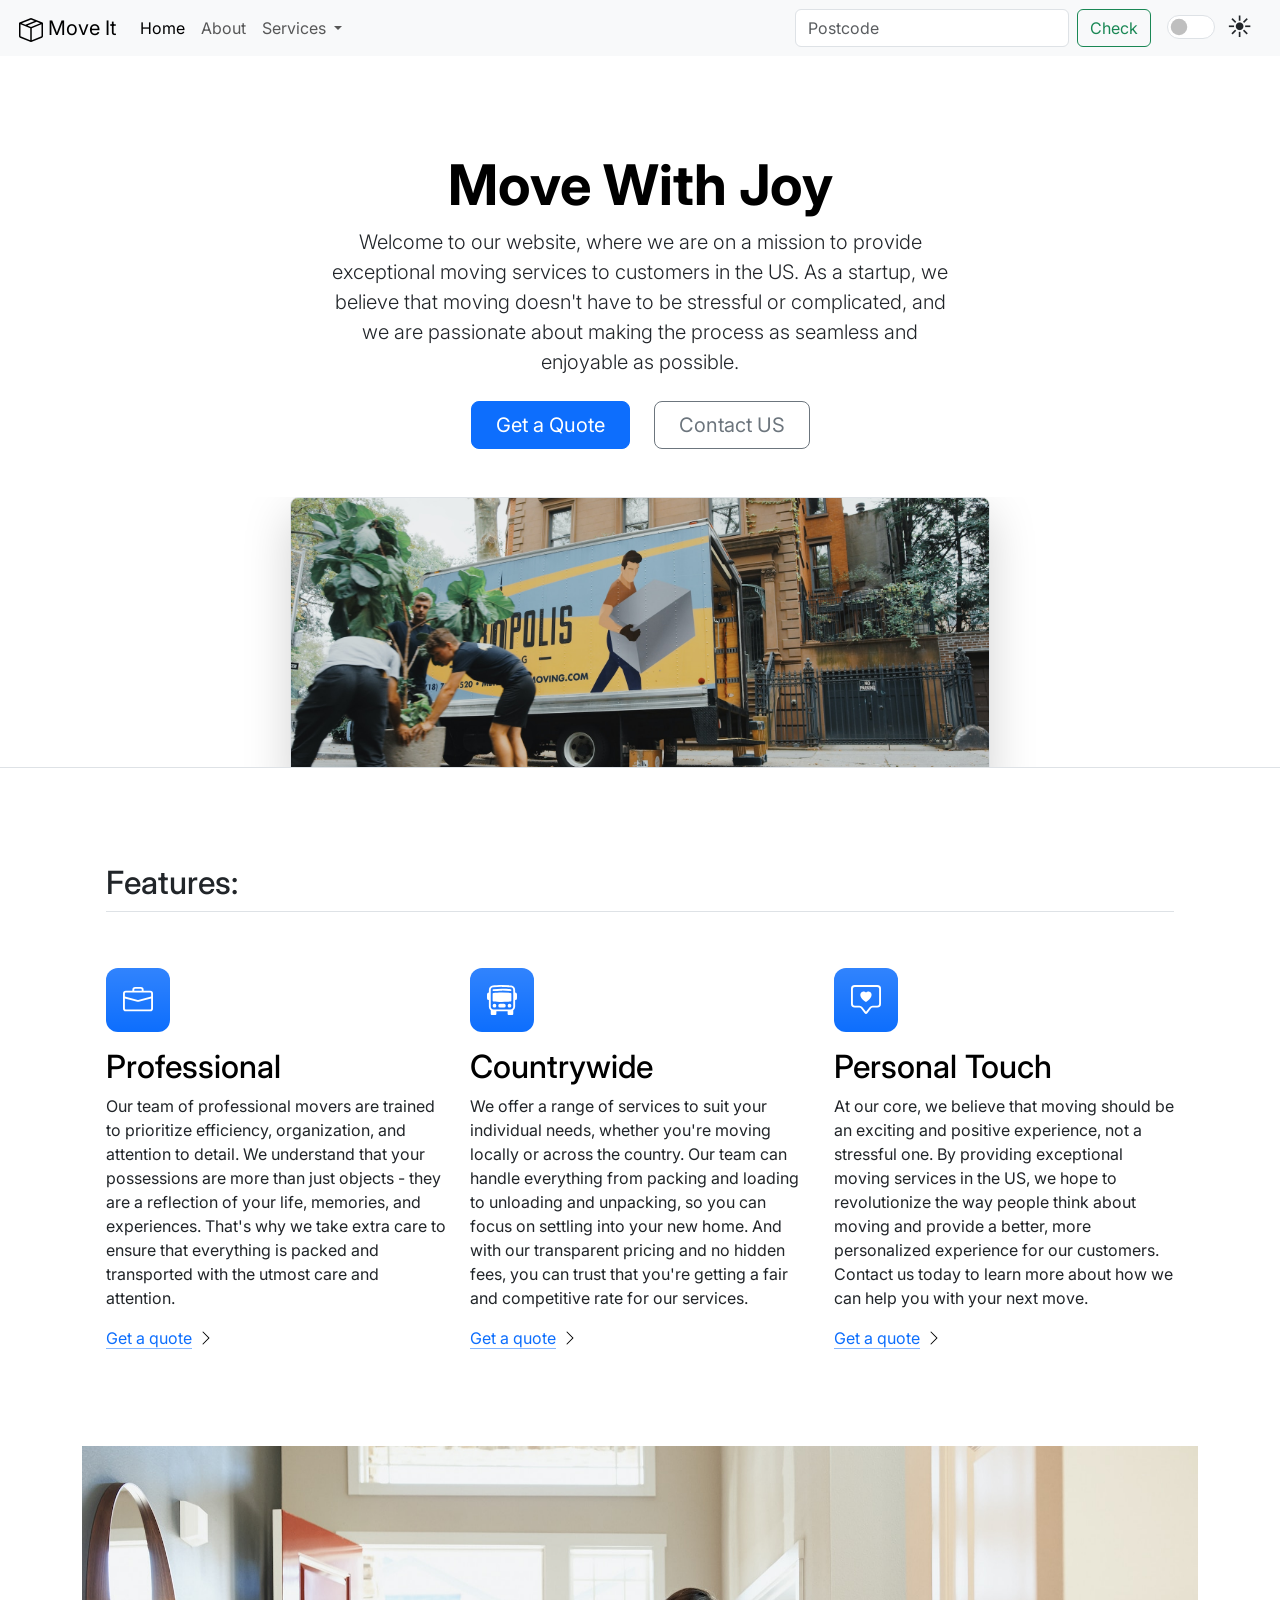
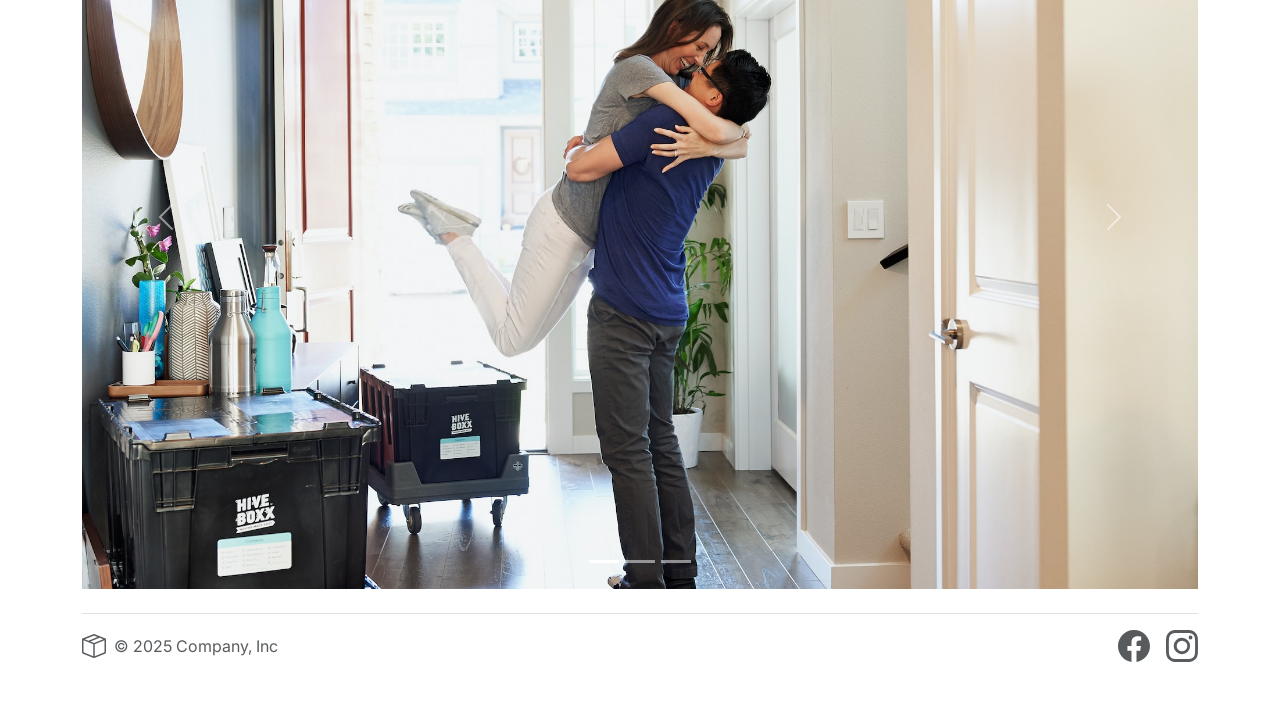
<file: BootstrapComponents/index.html>
<!DOCTYPE html>
<html lang="en">

<head>
  <meta charset="UTF-8">
  <meta name="viewport" content="width=device-width, initial-scale=1.0">
  <title>Bootstrap Components</title>
  <link href="https://cdn.jsdelivr.net/npm/bootstrap@5.3.8/dist/css/bootstrap.min.css" rel="stylesheet" integrity="sha384-sRIl4kxILFvY47J16cr9ZwB07vP4J8+LH7qKQnuqkuIAvNWLzeN8tE5YBujZqJLB" crossorigin="anonymous">
  <link rel="stylesheet" href="style.css">

  <style>
    .feature-icon{
      width: 4rem;
      height: 4rem;
      border-radius: 0.75rem;
    }

    .carousel {

    }
  </style>
</head>

<body>
  <nav class="navbar navbar-expand-lg bg-body-tertiary">
    <div class="container-fluid">

      <a class="navbar-brand" href="#" style="padding-left: 7px">
        <svg xmlns="http://www.w3.org/2000/svg" width="24" height="24" fill="currentColor" class="bi bi-box-seam" viewBox="0 0 16 16">
          <path d="M8.186 1.113a.5.5 0 0 0-.372 0L1.846 3.5l2.404.961L10.404 2zm3.564 1.426L5.596 5 8 5.961 14.154 3.5zm3.25 1.7-6.5 2.6v7.922l6.5-2.6V4.24zM7.5 14.762V6.838L1 4.239v7.923zM7.443.184a1.5 1.5 0 0 1 1.114 0l7.129 2.852A.5.5 0 0 1 16 3.5v8.662a1 1 0 0 1-.629.928l-7.185 2.874a.5.5 0 0 1-.372 0L.63 13.09a1 1 0 0 1-.63-.928V3.5a.5.5 0 0 1 .314-.464z"/>
        </svg>
        Move It</a>
      <button class="navbar-toggler" type="button" data-bs-toggle="collapse" data-bs-target="#navbarSupportedContent" aria-controls="navbarSupportedContent" aria-expanded="false" aria-label="Toggle navigation">
        <span class="navbar-toggler-icon"></span>
      </button>
      <div class="collapse navbar-collapse" id="navbarSupportedContent">
        <ul class="navbar-nav me-auto mb-2 mb-lg-0">
          <li class="nav-item">
            <a class="nav-link active" aria-current="page" href="#">Home</a>
          </li>
          <li class="nav-item">
            <a class="nav-link" href="#">About</a>
          </li>
          <li class="nav-item dropdown">
            <a class="nav-link dropdown-toggle" href="#" role="button" data-bs-toggle="dropdown" aria-expanded="false">
              Services
            </a>
            <ul class="dropdown-menu">
              <li><a class="dropdown-item" href="#">Rent a vehicle</a></li>
              <li><a class="dropdown-item" href="#">Rent a service</a></li>
              <li><hr class="dropdown-divider"></li>
              <li><a class="dropdown-item" href="#">Our features</a></li>
            </ul>
          </li>

        </ul>
        <form class="d-flex" role="search">
          <input class="form-control me-2" type="search" placeholder="Postcode" aria-label="Search"/>
          <button class="btn btn-outline-success" type="submit">Check</button>
        </form>
          <div class="form-check form-switch fs-4 mx-lg-3">
              <input class="form-check-input " type="checkbox" value="" id="checkNativeSwitch"  role="switch" style="cursor: pointer">
              <label class="form-check-label" for="checkNativeSwitch" id="themeIcon" style="cursor: pointer">
                  ☀️
              </label>
          </div>
      </div>
    </div>
  </nav>
  <div class="px-4 pt-5 my-5 text-center border-bottom">
    <h1 class="display-4 fw-bold text-body-emphasis">Move With Joy</h1>
    <div class="col-lg-6 mx-auto">
      <p class="lead mb-4">Welcome to our website, where we are on a mission to
        provide exceptional moving services to customers in the US. As a startup,
        we believe that moving doesn't have to be stressful or complicated,
        and we are passionate about making the process as seamless and enjoyable as possible.
      </p>
      <div class="d-grid gap-2 d-sm-flex justify-content-sm-center mb-5">
        <button type="button" class="btn btn-primary btn-lg px-4 me-sm-3">Get a Quote</button>
        <button type="button" class="btn btn-outline-secondary btn-lg px-4">Contact US</button>
      </div>
    </div>
    <div class="overflow-hidden" style="max-height: 30vh;">
      <div class="container px-5">
        <img src="moving-van.jpg" class="img-fluid border rounded-3 shadow-lg mb-4" alt="Example image" width="700" height="500" loading="lazy">
      </div>
    </div>
  </div>


  <div class="container">
    <div class="container px-4 py-5" id="featured-3"> <h2 class="pb-2 border-bottom">Features:</h2>
      <div class="row g-4 py-5 row-cols-1 row-cols-lg-3"> <div class="feature col"> <div class="feature-icon d-inline-flex align-items-center justify-content-center text-bg-primary bg-gradient fs-2 mb-3"><img src="briefcase.svg" alt="Briefcase" height="30"> </div> <h3 class="fs-2 text-body-emphasis">Professional</h3> <p>Our team of professional movers are trained to prioritize efficiency, organization, and attention to detail. We understand that your possessions are more than just objects - they are a reflection of your life, memories, and experiences. That's why we take extra care to ensure that everything is packed and transported with the utmost care and attention.</p> <a href="#" class="icon-link">
      Get a quote <img src="chevron-right.svg" alt="right-arrow">
      </a> </div> <div class="feature col"> <div class="feature-icon d-inline-flex align-items-center justify-content-center text-bg-primary bg-gradient fs-2 mb-3"> <img src="bus-front.svg" alt="bus icon" height="30"> </div> <h3 class="fs-2 text-body-emphasis">Countrywide</h3> <p>We offer a range of services to suit your individual needs, whether you're moving locally or across the country. Our team can handle everything from packing and loading to unloading and unpacking, so you can focus on settling into your new home. And with our transparent pricing and no hidden fees, you can trust that you're getting a fair and competitive rate for our services.</p> <a href="#" class="icon-link">
      Get a quote <img src="chevron-right.svg" alt="right-arrow">
     </a> </div> <div class="feature col"> <div class="feature-icon d-inline-flex align-items-center justify-content-center text-bg-primary bg-gradient fs-2 mb-3"> <img src="chat-square-heart.svg" alt="heart touching icon" height="30" > </div> <h3 class="fs-2 text-body-emphasis">Personal Touch</h3> <p>At our core, we believe that moving should be an exciting and positive experience, not a stressful one. By providing exceptional moving services in the US, we hope to revolutionize the way people think about moving and provide a better, more personalized experience for our customers. Contact us today to learn more about how we can help you with your next move.</p> <a href="#" class="icon-link">
      Get a quote <img src="chevron-right.svg" alt="right-arrow">
      </a> </div>
      </div> </div>

    <div id="carouselExampleIndicators" class="carousel slide">
      <div class="carousel-indicators">
        <button type="button" data-bs-target="#carouselExampleIndicators" data-bs-slide-to="0" class="active" aria-current="true" aria-label="Slide 1"></button>
        <button type="button" data-bs-target="#carouselExampleIndicators" data-bs-slide-to="1" aria-label="Slide 2"></button>
        <button type="button" data-bs-target="#carouselExampleIndicators" data-bs-slide-to="2" aria-label="Slide 3"></button>
      </div>
      <div class="carousel-inner">
        <div class="carousel-item active">
          <img src="couple.jpg" class="d-block w-100" alt="couple celebrating photo after moving">
        </div>
        <div class="carousel-item">
          <img src="dog.jpg" class="d-block w-100" alt="a dog photo after moving to a new place">
        </div>
        <div class="carousel-item">
          <img src="family.jpg" class="d-block w-100" alt="family photo after moving to a different plcae">
        </div>
      </div>
      <button class="carousel-control-prev" type="button" data-bs-target="#carouselExampleIndicators" data-bs-slide="prev">
        <span class="carousel-control-prev-icon" aria-hidden="true"></span>
        <span class="visually-hidden">Previous</span>
      </button>
      <button class="carousel-control-next" type="button" data-bs-target="#carouselExampleIndicators" data-bs-slide="next">
        <span class="carousel-control-next-icon" aria-hidden="true"></span>
        <span class="visually-hidden">Next</span>
      </button>
    </div>
  </div>


  <div class="container">
      <footer class="d-flex flex-wrap justify-content-between align-items-center py-3 my-4 border-top">
          <div class="col-md-4 d-flex align-items-center"><a href="/"
                                                             class="mb-3 me-2 mb-md-0 text-body-secondary text-decoration-none lh-1"
                                                             aria-label="Bootstrap">
              <svg xmlns="http://www.w3.org/2000/svg" width="24" height="24" fill="currentColor" class="bi bi-box-seam" viewBox="0 0 16 16">
                  <path d="M8.186 1.113a.5.5 0 0 0-.372 0L1.846 3.5l2.404.961L10.404 2zm3.564 1.426L5.596 5 8 5.961 14.154 3.5zm3.25 1.7-6.5 2.6v7.922l6.5-2.6V4.24zM7.5 14.762V6.838L1 4.239v7.923zM7.443.184a1.5 1.5 0 0 1 1.114 0l7.129 2.852A.5.5 0 0 1 16 3.5v8.662a1 1 0 0 1-.629.928l-7.185 2.874a.5.5 0 0 1-.372 0L.63 13.09a1 1 0 0 1-.63-.928V3.5a.5.5 0 0 1 .314-.464z"/>
              </svg>
          </a> <span class="mb-3 mb-md-0 text-body-secondary">© 2025 Company, Inc</span></div>
          <ul class="nav col-md-4 justify-content-end list-unstyled d-flex">
              <li class="ms-3"><a class="text-body-secondary" href="#" aria-label="Instagram">
                  <svg xmlns="http://www.w3.org/2000/svg" width="32" height="32" fill="currentColor" class="bi bi-facebook" viewBox="0 0 16 16">
                      <path d="M16 8.049c0-4.446-3.582-8.05-8-8.05C3.58 0-.002 3.603-.002 8.05c0 4.017 2.926 7.347 6.75 7.951v-5.625h-2.03V8.05H6.75V6.275c0-2.017 1.195-3.131 3.022-3.131.876 0 1.791.157 1.791.157v1.98h-1.009c-.993 0-1.303.621-1.303 1.258v1.51h2.218l-.354 2.326H9.25V16c3.824-.604 6.75-3.934 6.75-7.951"/>
                  </svg>
              </a></li>
              <li class="ms-3"><a class="text-body-secondary" href="#" aria-label="Facebook">
                  <svg xmlns="http://www.w3.org/2000/svg" width="32" height="32" fill="currentColor" class="bi bi-instagram" viewBox="0 0 16 16">
                      <path d="M8 0C5.829 0 5.556.01 4.703.048 3.85.088 3.269.222 2.76.42a3.9 3.9 0 0 0-1.417.923A3.9 3.9 0 0 0 .42 2.76C.222 3.268.087 3.85.048 4.7.01 5.555 0 5.827 0 8.001c0 2.172.01 2.444.048 3.297.04.852.174 1.433.372 1.942.205.526.478.972.923 1.417.444.445.89.719 1.416.923.51.198 1.09.333 1.942.372C5.555 15.99 5.827 16 8 16s2.444-.01 3.298-.048c.851-.04 1.434-.174 1.943-.372a3.9 3.9 0 0 0 1.416-.923c.445-.445.718-.891.923-1.417.197-.509.332-1.09.372-1.942C15.99 10.445 16 10.173 16 8s-.01-2.445-.048-3.299c-.04-.851-.175-1.433-.372-1.941a3.9 3.9 0 0 0-.923-1.417A3.9 3.9 0 0 0 13.24.42c-.51-.198-1.092-.333-1.943-.372C10.443.01 10.172 0 7.998 0zm-.717 1.442h.718c2.136 0 2.389.007 3.232.046.78.035 1.204.166 1.486.275.373.145.64.319.92.599s.453.546.598.92c.11.281.24.705.275 1.485.039.843.047 1.096.047 3.231s-.008 2.389-.047 3.232c-.035.78-.166 1.203-.275 1.485a2.5 2.5 0 0 1-.599.919c-.28.28-.546.453-.92.598-.28.11-.704.24-1.485.276-.843.038-1.096.047-3.232.047s-2.39-.009-3.233-.047c-.78-.036-1.203-.166-1.485-.276a2.5 2.5 0 0 1-.92-.598 2.5 2.5 0 0 1-.6-.92c-.109-.281-.24-.705-.275-1.485-.038-.843-.046-1.096-.046-3.233s.008-2.388.046-3.231c.036-.78.166-1.204.276-1.486.145-.373.319-.64.599-.92s.546-.453.92-.598c.282-.11.705-.24 1.485-.276.738-.034 1.024-.044 2.515-.045zm4.988 1.328a.96.96 0 1 0 0 1.92.96.96 0 0 0 0-1.92m-4.27 1.122a4.109 4.109 0 1 0 0 8.217 4.109 4.109 0 0 0 0-8.217m0 1.441a2.667 2.667 0 1 1 0 5.334 2.667 2.667 0 0 1 0-5.334"/>
                  </svg>
              </a></li>
          </ul>
      </footer>
  </div>


  <script src="https://cdn.jsdelivr.net/npm/bootstrap@5.3.8/dist/js/bootstrap.bundle.min.js" integrity="sha384-FKyoEForCGlyvwx9Hj09JcYn3nv7wiPVlz7YYwJrWVcXK/BmnVDxM+D2scQbITxI" crossorigin="anonymous"></script>
<script src="Darkthemeicon.js"></script>
</body>

</html>
</file>
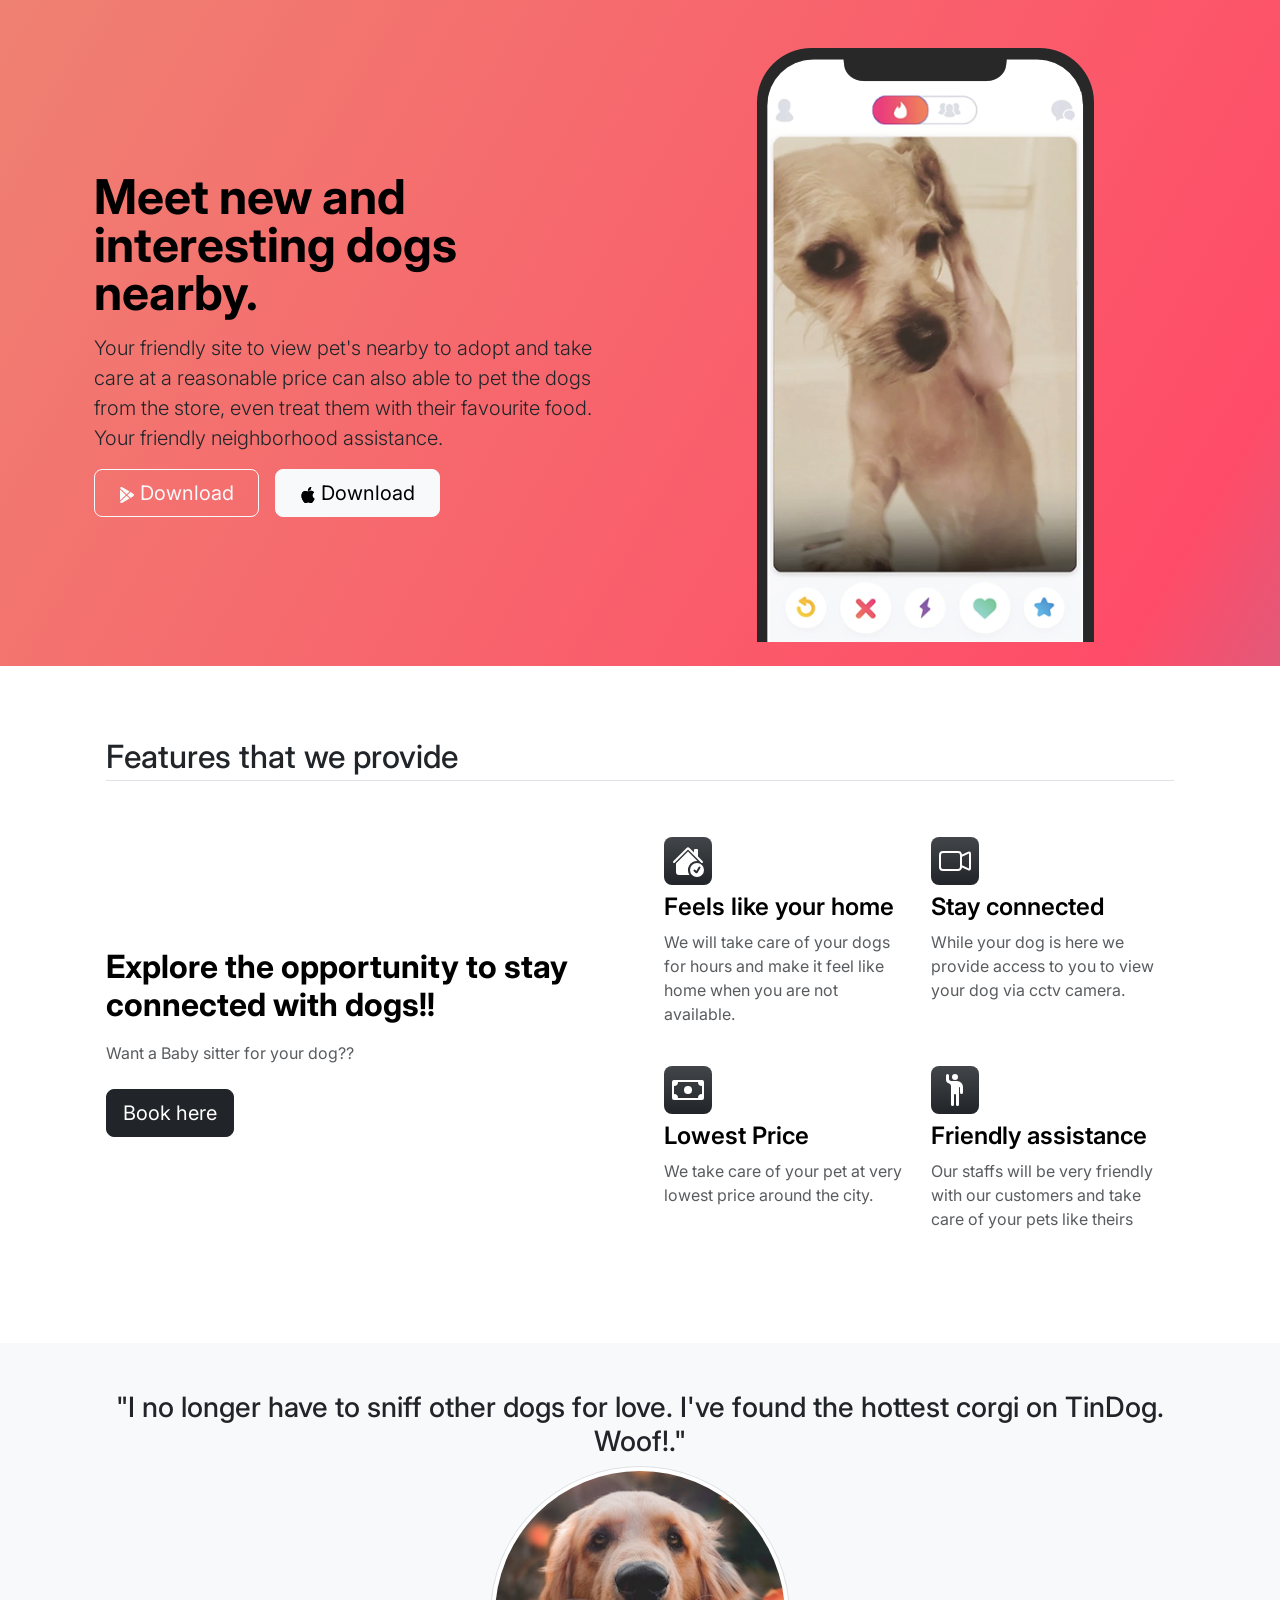
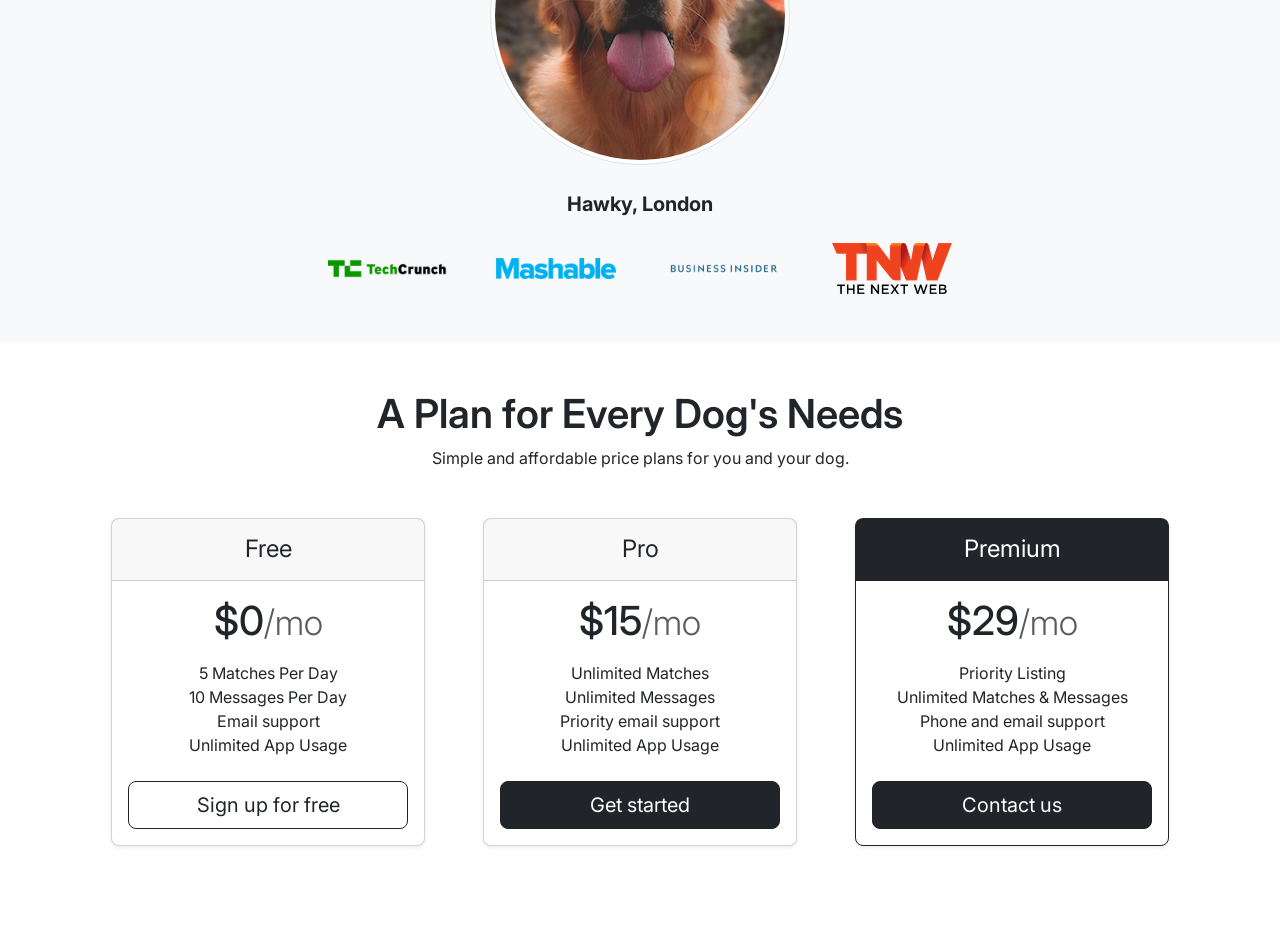
<file: TinDogProject/index.html>
<!DOCTYPE html>
<html lang="en">

<head>
  <meta charset="UTF-8">
  <meta name="viewport" content="width=device-width, initial-scale=1.0">
  <link href="https://cdn.jsdelivr.net/npm/bootstrap@5.3.8/dist/css/bootstrap.min.css" rel="stylesheet" integrity="sha384-sRIl4kxILFvY47J16cr9ZwB07vP4J8+LH7qKQnuqkuIAvNWLzeN8tE5YBujZqJLB" crossorigin="anonymous">
  <link rel="preconnect" href="https://fonts.googleapis.com">
  <link rel="preconnect" href="https://fonts.gstatic.com" crossorigin>
  <link href="https://fonts.googleapis.com/css2?family=DM+Serif+Display:ital@0;1&family=Inter:ital,opsz,wght@0,14..32,100..900;1,14..32,100..900&family=Manrope:wght@200..800&family=Playwrite+IN:wght@100..400&family=VT323&display=swap" rel="stylesheet">
  <link rel="stylesheet" href="css/style.css">
  <title>TinDog</title>

  <style>
    body{
      font-family: "Inter", sans-serif;
    }

  </style>
</head>

<body>

  <!-- Title -->
  <section id="title" class="gradient-background">

    <div class="container col-xxl-8 px-4 py-4 ">
      <div class="row flex-lg-row-reverse align-items-center g-5 pt-4 ">
        <div class="col-10 col-sm-8 col-lg-6 border-bottom-0"><img src="images/iphone.png" class="d-none d-lg-block mx-lg-auto img-fluid reduce-size"
                                                   alt="Bootstrap Themes" width="337" height="594" loading="lazy" >
        </div>
        <div class="col-lg-6 border-bottom-0"><h1 class="display-5 fw-bold text-body-emphasis lh-1 mb-3">Meet new and interesting dogs nearby.</h1>
          <p class="lead">Your friendly site to view pet's nearby to adopt and take care at a reasonable price can also able to pet the dogs from the store, even treat them with their favourite food. Your friendly neighborhood assistance.</p>
          <div class="d-grid gap-2 d-md-flex justify-content-md-start">
            <button type="button" class="btn btn-outline-light btn-lg px-4 me-md-2">
              <svg xmlns="http://www.w3.org/2000/svg" width="16" height="16" fill="currentColor" class="bi bi-google-play" viewBox="0 0 16 16">
                <path d="M14.222 9.374c1.037-.61 1.037-2.137 0-2.748L11.528 5.04 8.32 8l3.207 2.96zm-3.595 2.116L7.583 8.68 1.03 14.73c.201 1.029 1.36 1.61 2.303 1.055zM1 13.396V2.603L6.846 8zM1.03 1.27l6.553 6.05 3.044-2.81L3.333.215C2.39-.341 1.231.24 1.03 1.27"/>
              </svg>
              Download
            </button>
            <button type="button" class="btn btn-light btn-lg px-4">
              <svg xmlns="http://www.w3.org/2000/svg" width="16" height="16" fill="currentColor" class="bi bi-apple" viewBox="0 0 16 16">
                <path d="M11.182.008C11.148-.03 9.923.023 8.857 1.18c-1.066 1.156-.902 2.482-.878 2.516s1.52.087 2.475-1.258.762-2.391.728-2.43m3.314 11.733c-.048-.096-2.325-1.234-2.113-3.422s1.675-2.789 1.698-2.854-.597-.79-1.254-1.157a3.7 3.7 0 0 0-1.563-.434c-.108-.003-.483-.095-1.254.116-.508.139-1.653.589-1.968.607-.316.018-1.256-.522-2.267-.665-.647-.125-1.333.131-1.824.328-.49.196-1.422.754-2.074 2.237-.652 1.482-.311 3.83-.067 4.56s.625 1.924 1.273 2.796c.576.984 1.34 1.667 1.659 1.899s1.219.386 1.843.067c.502-.308 1.408-.485 1.766-.472.357.013 1.061.154 1.782.539.571.197 1.111.115 1.652-.105.541-.221 1.324-1.059 2.238-2.758q.52-1.185.473-1.282"/>
                <path d="M11.182.008C11.148-.03 9.923.023 8.857 1.18c-1.066 1.156-.902 2.482-.878 2.516s1.52.087 2.475-1.258.762-2.391.728-2.43m3.314 11.733c-.048-.096-2.325-1.234-2.113-3.422s1.675-2.789 1.698-2.854-.597-.79-1.254-1.157a3.7 3.7 0 0 0-1.563-.434c-.108-.003-.483-.095-1.254.116-.508.139-1.653.589-1.968.607-.316.018-1.256-.522-2.267-.665-.647-.125-1.333.131-1.824.328-.49.196-1.422.754-2.074 2.237-.652 1.482-.311 3.83-.067 4.56s.625 1.924 1.273 2.796c.576.984 1.34 1.667 1.659 1.899s1.219.386 1.843.067c.502-.308 1.408-.485 1.766-.472.357.013 1.061.154 1.782.539.571.197 1.111.115 1.652-.105.541-.221 1.324-1.059 2.238-2.758q.52-1.185.473-1.282"/>
              </svg>
              Download
            </button>
          </div>
        </div>
      </div>
    </div>



  </section>
  <!-- Features -->
  <section id="features" class="container">

    <div class="container px-4 py-5 mt-4 "><h2 class="pb-1 border-bottom cross-fade">Features that we provide</h2>
      <div class="row row-cols-1 row-cols-md-2 align-items-md-center g-5 py-5">
        <div class="col d-flex flex-column align-items-start gap-2 cross-fade">
          <h2 class="fw-bold text-body-emphasis">Explore the opportunity to stay connected with dogs!!</h2>
          <p class="text-body-secondary">Want a Baby sitter for your dog?? </p>
          <a href="#" class="btn btn-dark btn-lg">Book here</a>
        </div>
        <div class="col cross-fade">
          <div class="row row-cols-2 g-4">
            <div class="col d-flex flex-column gap-2">
              <div class="feature-icon-small d-inline-flex align-items-center justify-content-center text-bg-dark bg-gradient fs-4 rounded-3">
                <svg xmlns="http://www.w3.org/2000/svg" width="32" height="32" fill="currentColor" class="bi bi-house-check-fill" viewBox="0 0 16 16">
                  <path d="M8.707 1.5a1 1 0 0 0-1.414 0L.646 8.146a.5.5 0 0 0 .708.708L8 2.207l6.646 6.647a.5.5 0 0 0 .708-.708L13 5.793V2.5a.5.5 0 0 0-.5-.5h-1a.5.5 0 0 0-.5.5v1.293z"/>
                  <path d="m8 3.293 4.712 4.712A4.5 4.5 0 0 0 8.758 15H3.5A1.5 1.5 0 0 1 2 13.5V9.293z"/>
                  <path d="M12.5 16a3.5 3.5 0 1 0 0-7 3.5 3.5 0 0 0 0 7m1.679-4.493-1.335 2.226a.75.75 0 0 1-1.174.144l-.774-.773a.5.5 0 0 1 .708-.707l.547.547 1.17-1.951a.5.5 0 1 1 .858.514"/>
                </svg>
              </div>
              <h4 class="fw-semibold mb-0 text-body-emphasis">Feels like your home</h4>
              <p class="text-body-secondary">We will take care of your dogs for hours and make it feel like home when you are not available.</p></div>
            <div class="col d-flex flex-column gap-2">
              <div class="feature-icon-small d-inline-flex align-items-center justify-content-center text-bg-dark bg-gradient fs-4 rounded-3">
                <svg xmlns="http://www.w3.org/2000/svg" width="32" height="32" fill="currentColor" class="bi bi-camera-video" viewBox="0 0 16 16">
                  <path fill-rule="evenodd" d="M0 5a2 2 0 0 1 2-2h7.5a2 2 0 0 1 1.983 1.738l3.11-1.382A1 1 0 0 1 16 4.269v7.462a1 1 0 0 1-1.406.913l-3.111-1.382A2 2 0 0 1 9.5 13H2a2 2 0 0 1-2-2zm11.5 5.175 3.5 1.556V4.269l-3.5 1.556zM2 4a1 1 0 0 0-1 1v6a1 1 0 0 0 1 1h7.5a1 1 0 0 0 1-1V5a1 1 0 0 0-1-1z"/>
                </svg>
              </div>
              <h4 class="fw-semibold mb-0 text-body-emphasis">Stay connected</h4>
              <p class="text-body-secondary">While your dog is here we provide access to you to view your dog via cctv camera.</p></div>
            <div class="col d-flex flex-column gap-2">
              <div class="feature-icon-small d-inline-flex align-items-center justify-content-center text-bg-dark bg-gradient fs-4 rounded-3">
                <svg xmlns="http://www.w3.org/2000/svg" width="32" height="32" fill="currentColor" class="bi bi-cash" viewBox="0 0 16 16">
                  <path d="M8 10a2 2 0 1 0 0-4 2 2 0 0 0 0 4"/>
                  <path d="M0 4a1 1 0 0 1 1-1h14a1 1 0 0 1 1 1v8a1 1 0 0 1-1 1H1a1 1 0 0 1-1-1zm3 0a2 2 0 0 1-2 2v4a2 2 0 0 1 2 2h10a2 2 0 0 1 2-2V6a2 2 0 0 1-2-2z"/>
                </svg>
              </div>
              <h4 class="fw-semibold mb-0 text-body-emphasis">Lowest Price</h4>
              <p class="text-body-secondary">We take care of your pet at very lowest price around the city.</p></div>
            <div class="col d-flex flex-column gap-2">
              <div class="feature-icon-small d-inline-flex align-items-center justify-content-center text-bg-dark bg-gradient fs-4 rounded-3">
                <svg xmlns="http://www.w3.org/2000/svg" width="32" height="32" fill="currentColor" class="bi bi-person-raised-hand" viewBox="0 0 16 16">
                  <path d="M6 6.207v9.043a.75.75 0 0 0 1.5 0V10.5a.5.5 0 0 1 1 0v4.75a.75.75 0 0 0 1.5 0v-8.5a.25.25 0 1 1 .5 0v2.5a.75.75 0 0 0 1.5 0V6.5a3 3 0 0 0-3-3H6.236a1 1 0 0 1-.447-.106l-.33-.165A.83.83 0 0 1 5 2.488V.75a.75.75 0 0 0-1.5 0v2.083c0 .715.404 1.37 1.044 1.689L5.5 5c.32.32.5.754.5 1.207"/>
                  <path d="M8 3a1.5 1.5 0 1 0 0-3 1.5 1.5 0 0 0 0 3"/>
                </svg>
              </div>
              <h4 class="fw-semibold mb-0 text-body-emphasis">Friendly assistance</h4>
              <p class="text-body-secondary">Our staffs will be very friendly with our customers and take care of your pets like theirs</p></div>
          </div>
        </div>
      </div>
    </div>


  </section>
  <!-- Testimonial -->
  <section id="testimonial" class="different-bg">
    <div class="container py-5">
      <div class="text-center">
        <h2 class="fs-3">"I no longer have to sniff other dogs for love. I've found the hottest corgi on TinDog. Woof!."</h2>
        <img src="images/dog-img.jpg" alt="a dog face in the image" width="300" height="299" class="rounded-circle img-fluid img-thumbnail size-change">
        <p class="my-4 fs-5 fw-bold">Hawky, London</p>
      </div>
      <div class="testimonials d-flex flex-wrap justify-content-center align-items-center gap-5" >
        <img src="images/techcrunch.png" alt="brand image of tech-crunch" class="press-logo">
        <img src="images/mashable.png" alt="brand image of mashable" class="press-logo">
        <img src="images/bizinsider.png" alt="brand image of biz-insider" class="press-logo">
        <img src="images/tnw.png" alt="brand image of tnw" class="press-logo">
      </div>
    </div>

  </section>
  <!-- Pricing -->
  <section id="pricing" class="my-5 pb-3">
    <div class="container text-center">
      <h2 class="fs-1 fw-semibold">A Plan for Every Dog's Needs</h2>
      <p class="mb-5">Simple and affordable price plans for you and your dog.</p>
    </div>
    <div class="container px-4 custom-width">

      <div class="row row-cols-1 row-cols-md-3 mb-3 text-center">
        <div class="col">
          <div class="card mb-4 rounded-3 shadow-sm mx-auto" style="width: 90%">
            <div class="card-header py-3"><h4 class="my-0 fw-normal">Free</h4></div>
            <div class="card-body"><h1 class="card-title pricing-card-title">$0<small
                    class="text-body-secondary fw-light">/mo</small></h1>
              <ul class="list-unstyled mt-3 mb-4">
                <li>5 Matches Per Day</li>
                <li>10 Messages Per Day</li>
                <li>Email support</li>
                <li>Unlimited App Usage</li>
              </ul>
              <button type="button" class="w-100 btn btn-lg btn-outline-dark">Sign up for free</button>
            </div>
          </div>
        </div>
        <div class="col">
          <div class="card mb-4 rounded-3 shadow-sm mx-auto" style="width: 90%;">
            <div class="card-header py-3"><h4 class="my-0 fw-normal">Pro</h4></div>
            <div class="card-body"><h1 class="card-title pricing-card-title">$15<small
                    class="text-body-secondary fw-light">/mo</small></h1>
              <ul class="list-unstyled mt-3 mb-4">
                <li>Unlimited Matches</li>
                <li>Unlimited Messages</li>
                <li>Priority email support</li>
                <li>Unlimited App Usage</li>
              </ul>
              <button type="button" class="w-100 btn btn-lg btn-dark">Get started</button>
            </div>
          </div>
        </div>
        <div class="col">
          <div class="card mb-4 rounded-3 shadow-sm border-dark mx-auto" style="width: 90%;">
            <div class="card-header py-3 text-bg-dark border-dark"><h4 class="my-0 fw-normal">Premium</h4>
            </div>
            <div class="card-body"><h1 class="card-title pricing-card-title">$29<small
                    class="text-body-secondary fw-light">/mo</small></h1>
              <ul class="list-unstyled mt-3 mb-4">
                <li>Priority Listing</li>
                <li>Unlimited Matches & Messages</li>
                <li>Phone and email support</li>
                <li>Unlimited App Usage</li>
              </ul>
              <button type="button" class="w-100 btn btn-lg btn-dark">Contact us</button>
            </div>
          </div>
        </div>
      </div>

    </div>

  </section>
  <!-- Footer -->
  <section id="footer" class="gradient-background">
    <div class="container">

    </div>
  </section>



  <script src="https://cdn.jsdelivr.net/npm/bootstrap@5.3.8/dist/js/bootstrap.bundle.min.js" integrity="sha384-FKyoEForCGlyvwx9Hj09JcYn3nv7wiPVlz7YYwJrWVcXK/BmnVDxM+D2scQbITxI" crossorigin="anonymous"></script>
</body>

</html>
</file>
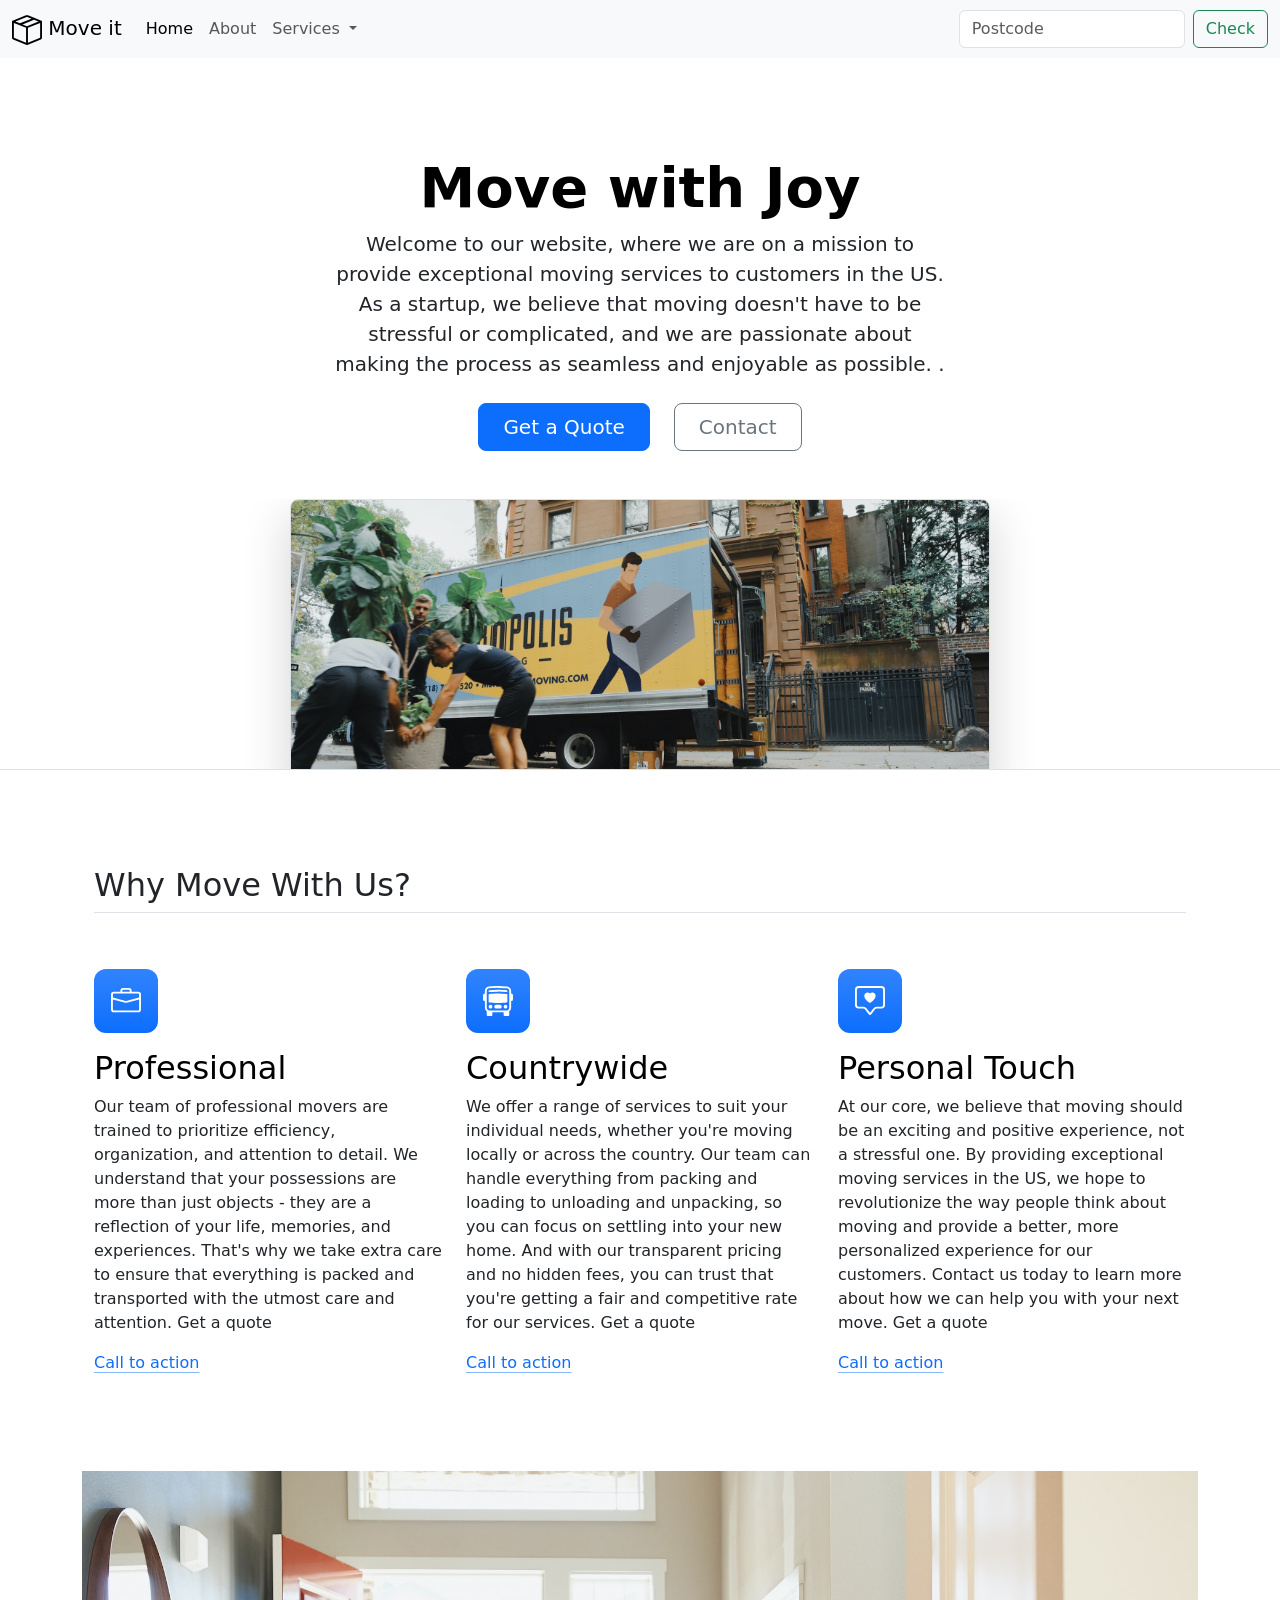
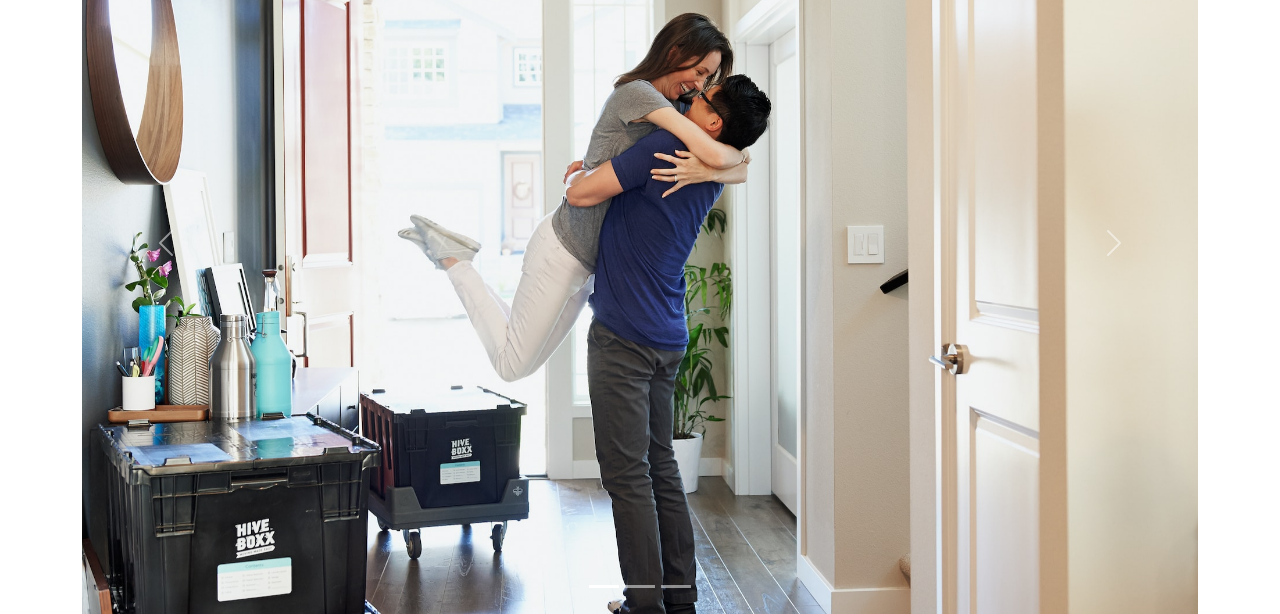
<file: BootstrapComponents/index22.html>
<!DOCTYPE html>
<html lang="en">

<head>
  <meta charset="UTF-8">
  <meta name="viewport" content="width=device-width, initial-scale=1.0">
  <title>Bootstrap Components</title>
  <link href="https://cdn.jsdelivr.net/npm/bootstrap@5.3.0-alpha2/dist/css/bootstrap.min.css" rel="stylesheet"
    integrity="sha384-aFq/bzH65dt+w6FI2ooMVUpc+21e0SRygnTpmBvdBgSdnuTN7QbdgL+OapgHtvPp" crossorigin="anonymous">
  <style>
    .feature-icon {
      width: 4rem;
      height: 4rem;
      border-radius: .75rem;
    }
  </style>
</head>

<body>
  <nav class="navbar navbar-expand-lg bg-body-tertiary">
    <div class="container-fluid">
      <a class="navbar-brand" href="#" ><img src="./box-seam.svg" height="30"> Move it</a>
      <button class="navbar-toggler" type="button" data-bs-toggle="collapse" data-bs-target="#navbarSupportedContent" aria-controls="navbarSupportedContent" aria-expanded="false" aria-label="Toggle navigation">
        <span class="navbar-toggler-icon"></span>
      </button>
      <div class="collapse navbar-collapse" id="navbarSupportedContent">
        <ul class="navbar-nav me-auto mb-2 mb-lg-0">
          <li class="nav-item">
            <a class="nav-link active" aria-current="page" href="#">Home</a>
          </li>
          <li class="nav-item">
            <a class="nav-link" href="#">About</a>
          </li>
          <li class="nav-item dropdown">
            <a class="nav-link dropdown-toggle" href="#" role="button" data-bs-toggle="dropdown" aria-expanded="false">
              Services
            </a>
            <ul class="dropdown-menu">
              <li><a class="dropdown-item" href="#">Action</a></li>
              <li><a class="dropdown-item" href="#">Another action</a></li>
              <li><hr class="dropdown-divider"></li>
              <li><a class="dropdown-item" href="#">Something else here</a></li>
            </ul>
          </li>
         
        </ul>
        <form class="d-flex" role="search">
          <input class="form-control me-2" type="search" placeholder="Postcode" aria-label="Search">
          <button class="btn btn-outline-success" type="submit">Check</button>
        </form>
      </div>
    </div>
  </nav>
  <div class="px-4 pt-5 my-5 text-center border-bottom">
    <h1 class="display-4 fw-bold text-body-emphasis">Move with Joy</h1>
    <div class="col-lg-6 mx-auto">
      <p class="lead mb-4">Welcome to our website, where we are on a mission to provide exceptional moving services to customers in the US. As a startup, we believe that moving doesn't have to be stressful or complicated, and we are passionate about making the process as seamless and enjoyable as possible.
        .</p>
      <div class="d-grid gap-2 d-sm-flex justify-content-sm-center mb-5">
        <button type="button" class="btn btn-primary btn-lg px-4 me-sm-3">Get a Quote</button>
        <button type="button" class="btn btn-outline-secondary btn-lg px-4">Contact</button>
      </div>
    </div>
    <div class="overflow-hidden" style="max-height: 30vh;">
      <div class="container px-5">
        <img src="./moving-van.jpg" class="img-fluid border rounded-3 shadow-lg mb-4" alt="Example image" width="700" height="500" loading="lazy">
      </div>
    </div>
  </div>

  
      
      

    <div class="container px-4 py-5" id="featured-3">
      <h2 class="pb-2 border-bottom">Why Move With Us?</h2>
      <div class="row g-4 py-5 row-cols-1 row-cols-lg-3">
        <div class="feature col">
          <div class="feature-icon d-inline-flex align-items-center justify-content-center text-bg-primary bg-gradient fs-2 mb-3">
            <img src="./briefcase.svg" alt="professional-icon" height="30">
          </div>
          <h3 class="fs-2 text-body-emphasis">Professional</h3>
          <p>Our team of professional movers are trained to prioritize efficiency, organization, and attention to detail. We understand that your possessions are more than just objects - they are a reflection of your life, memories, and experiences. That's why we take extra care to ensure that everything is packed and transported with the utmost care and attention.
            Get a quote</p>
          <a href="#" class="icon-link">
            Call to action
            <svg class="bi"><use xlink:href="#chevron-right"></use></svg>
          </a>
        </div>
        <div class="feature col">
          <div class="feature-icon d-inline-flex align-items-center justify-content-center text-bg-primary bg-gradient fs-2 mb-3">
           <img src="./bus-front.svg" height="30">
          </div>
          <h3 class="fs-2 text-body-emphasis">Countrywide</h3>
          <p>We offer a range of services to suit your individual needs, whether you're moving locally or across the country. Our team can handle everything from packing and loading to unloading and unpacking, so you can focus on settling into your new home. And with our transparent pricing and no hidden fees, you can trust that you're getting a fair and competitive rate for our services.
            Get a quote</p>
          <a href="#" class="icon-link">
            Call to action
            <svg class="bi"><use xlink:href="#chevron-right"></use></svg>
          </a>
        </div>
        <div class="feature col">
          <div class="feature-icon d-inline-flex align-items-center justify-content-center text-bg-primary bg-gradient fs-2 mb-3">
            <img src="./chat-square-heart.svg" height="30">
          </div>
          <h3 class="fs-2 text-body-emphasis">Personal Touch</h3>
          <p>At our core, we believe that moving should be an exciting and positive experience, not a stressful one. By providing exceptional moving services in the US, we hope to revolutionize the way people think about moving and provide a better, more personalized experience for our customers. Contact us today to learn more about how we can help you with your next move.
            Get a quote</p>
          <a href="#" class="icon-link">
            Call to action
            <svg class="bi"><use xlink:href="#chevron-right"></use></svg>
          </a>
        </div>
      </div>
    </div>

    <div class="container">
    <div id="carouselExampleIndicators" class="carousel slide">
      <div class="carousel-indicators">
        <button type="button" data-bs-target="#carouselExampleIndicators" data-bs-slide-to="0" class="active" aria-current="true" aria-label="Slide 1"></button>
        <button type="button" data-bs-target="#carouselExampleIndicators" data-bs-slide-to="1" aria-label="Slide 2"></button>
        <button type="button" data-bs-target="#carouselExampleIndicators" data-bs-slide-to="2" aria-label="Slide 3"></button>
      </div>
      <div class="carousel-inner">
        <div class="carousel-item active">
          <img src="./couple.jpg" class="d-block w-100" alt="...">
        </div>
        <div class="carousel-item">
          <img src="./family.jpg" class="d-block w-100" alt="...">
        </div>
        <div class="carousel-item">
          <img src="./dog.jpg" class="d-block w-100" alt="...">
        </div>
      </div>
      <button class="carousel-control-prev" type="button" data-bs-target="#carouselExampleIndicators" data-bs-slide="prev">
        <span class="carousel-control-prev-icon" aria-hidden="true"></span>
        <span class="visually-hidden">Previous</span>
      </button>
      <button class="carousel-control-next" type="button" data-bs-target="#carouselExampleIndicators" data-bs-slide="next">
        <span class="carousel-control-next-icon" aria-hidden="true"></span>
        <span class="visually-hidden">Next</span>
      </button>
    </div>
  </div>

  <script src="https://cdn.jsdelivr.net/npm/bootstrap@5.3.1/dist/js/bootstrap.bundle.min.js" integrity="sha384-HwwvtgBNo3bZJJLYd8oVXjrBZt8cqVSpeBNS5n7C8IVInixGAoxmnlMuBnhbgrkm" crossorigin="anonymous"></script>
</body>

</html>
</file>
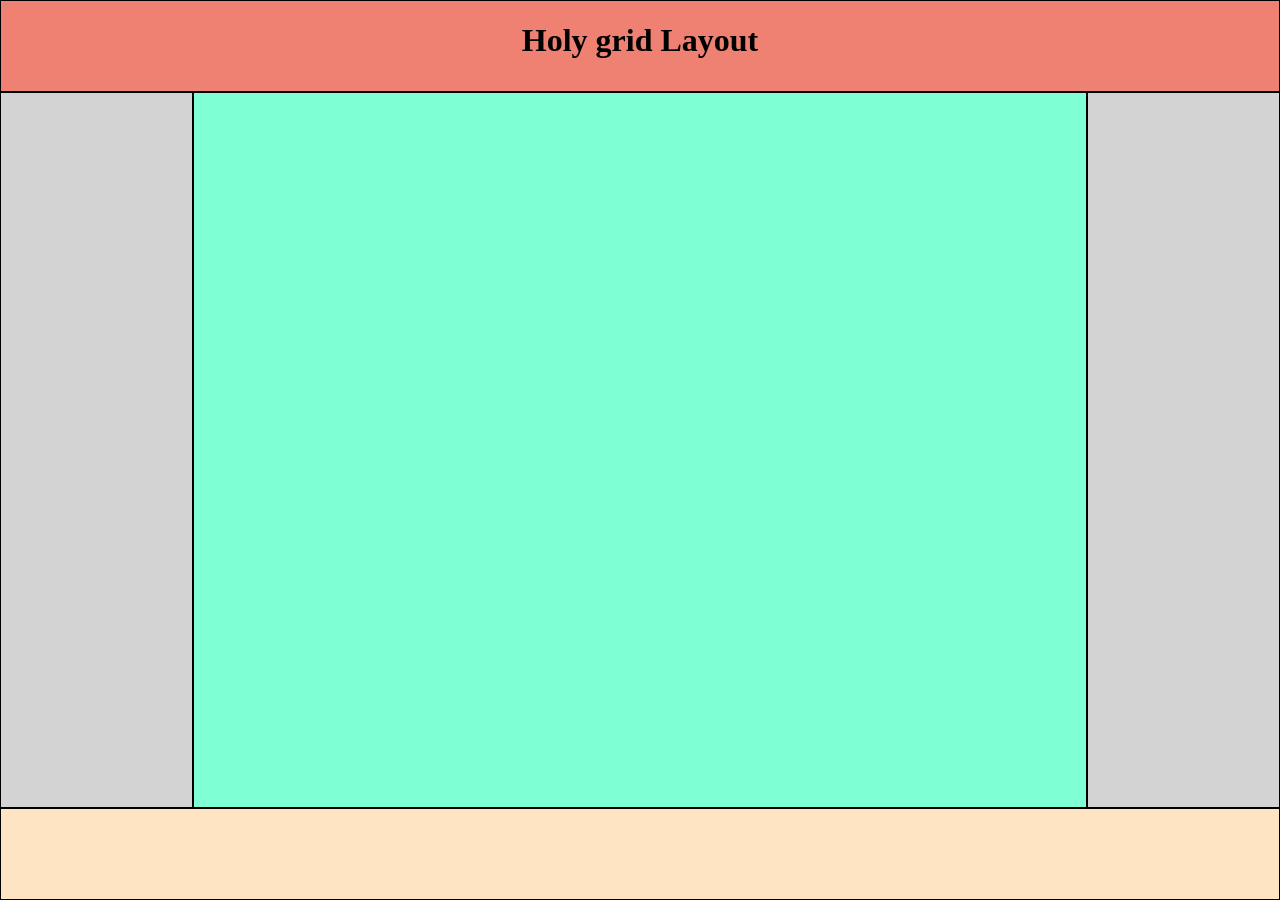
<file: TinDogProject/holy_grid_layout.html>
<!DOCTYPE html>
<html lang="en">
<head>
    <meta charset="UTF-8">
    <title>Holy Grail Layout</title>
    <link rel="stylesheet" href="holygrial_layout.css">
</head>
<body>

    <div class="container">
        <div class="header"><h1>Holy grid Layout</h1></div>
        <div class="body-area">
            <div class="left-sidebar sidebar"></div>
            <div class="main-content"></div>
            <div class="right-sidebar sidebar"></div>
        </div>
        <div class="footer"></div>
    </div>
</body>
</html>
</file>
<file: BootstrapComponents/style.css>
@import url('https://fonts.googleapis.com/css2?family=DM+Serif+Display:ital@0;1&family=Inter:ital,opsz,wght@0,14..32,100..900;1,14..32,100..900&family=Manrope:wght@200..800&family=Playwrite+IN:wght@100..400&family=VT323&display=swap');

body{
    font-family: "Inter", sans-serif;
}
</file>
<file: TinDogProject/css/style.css>
.gradient-background {
  background: linear-gradient(300deg, #00bfff, #ff4c68, #ef8172);
  background-size: 180% 180%;
  animation: gradient-animation 18s ease infinite;
}


@keyframes gradient-animation {
  0% {
    background-position: 0% 50%;
  }
  50% {
    background-position: 100% 50%;
  }
  100% {
    background-position: 0% 50%;
  }
}

.cross-fade{
  animation: text-appear;
  animation-timeline: view();
}

@keyframes text-appear{
  0%{
    opacity: 0;
    transform: translateY(100px) scale(0);
  }
  30%{
    opacity: 1;
    transform: translateY(0) scale(1);
  }


}

.feature-icon-small {
  width: 3rem;
  height: 3rem;
}

.profile-img {
  height: 100px;
  border-radius: 50%;
}


.different-bg{
  background-color: #F8F9FA;
}

@media screen and (max-width: 1560px) {
  .size-change{
    max-width: 40%;
  }
  /*.custom-width{*/
  /*  max-width: 60%;*/
  /*}*/
}

/*@media screen and (max-width: 1250px) {*/
/*  .custom-width{*/
/*    max-width: 70%;*/
/*  }*/
/*}*/

.press-logo{
  max-height: 35%;
  min-height: 20%;
  min-width: 15px;
  max-width: 120px;
}
</file>
<file: TinDogProject/holygrial_layout.css>
body{
    margin: 0;
    padding: 0;
    height: 100%;
}


.header, .left-sidebar, .right-sidebar, .main-content, .footer{
    border: 1px solid black;
}

.header > h1{
    text-align: center;
}

.container{
    display: flex;
    flex-direction: column;
    height: 100vh;
}

.header{
    width: auto;
    height: 10%;

    background-color: #ef8172;
}

.body-area{
    display: flex;
    flex-direction: row;
    height: 80%;
}

.left-sidebar, .right-sidebar{
    width: 15%;
    height: auto;
    background-color: lightgray;
}

.main-content{
    width: 70%;
    background-color: aquamarine;
}

.footer{
    width: auto;
    height: 10%;
    background-color: bisque;
}

@media screen and (max-width: 720px){
    .right-sidebar{
        width: 0;
    }
    .left-sidebar{
        width: 25%;
    }
    .header, .footer{
        height: 12%;
    }

    .main-content{
        width: 75%;
    }
}
</file>
